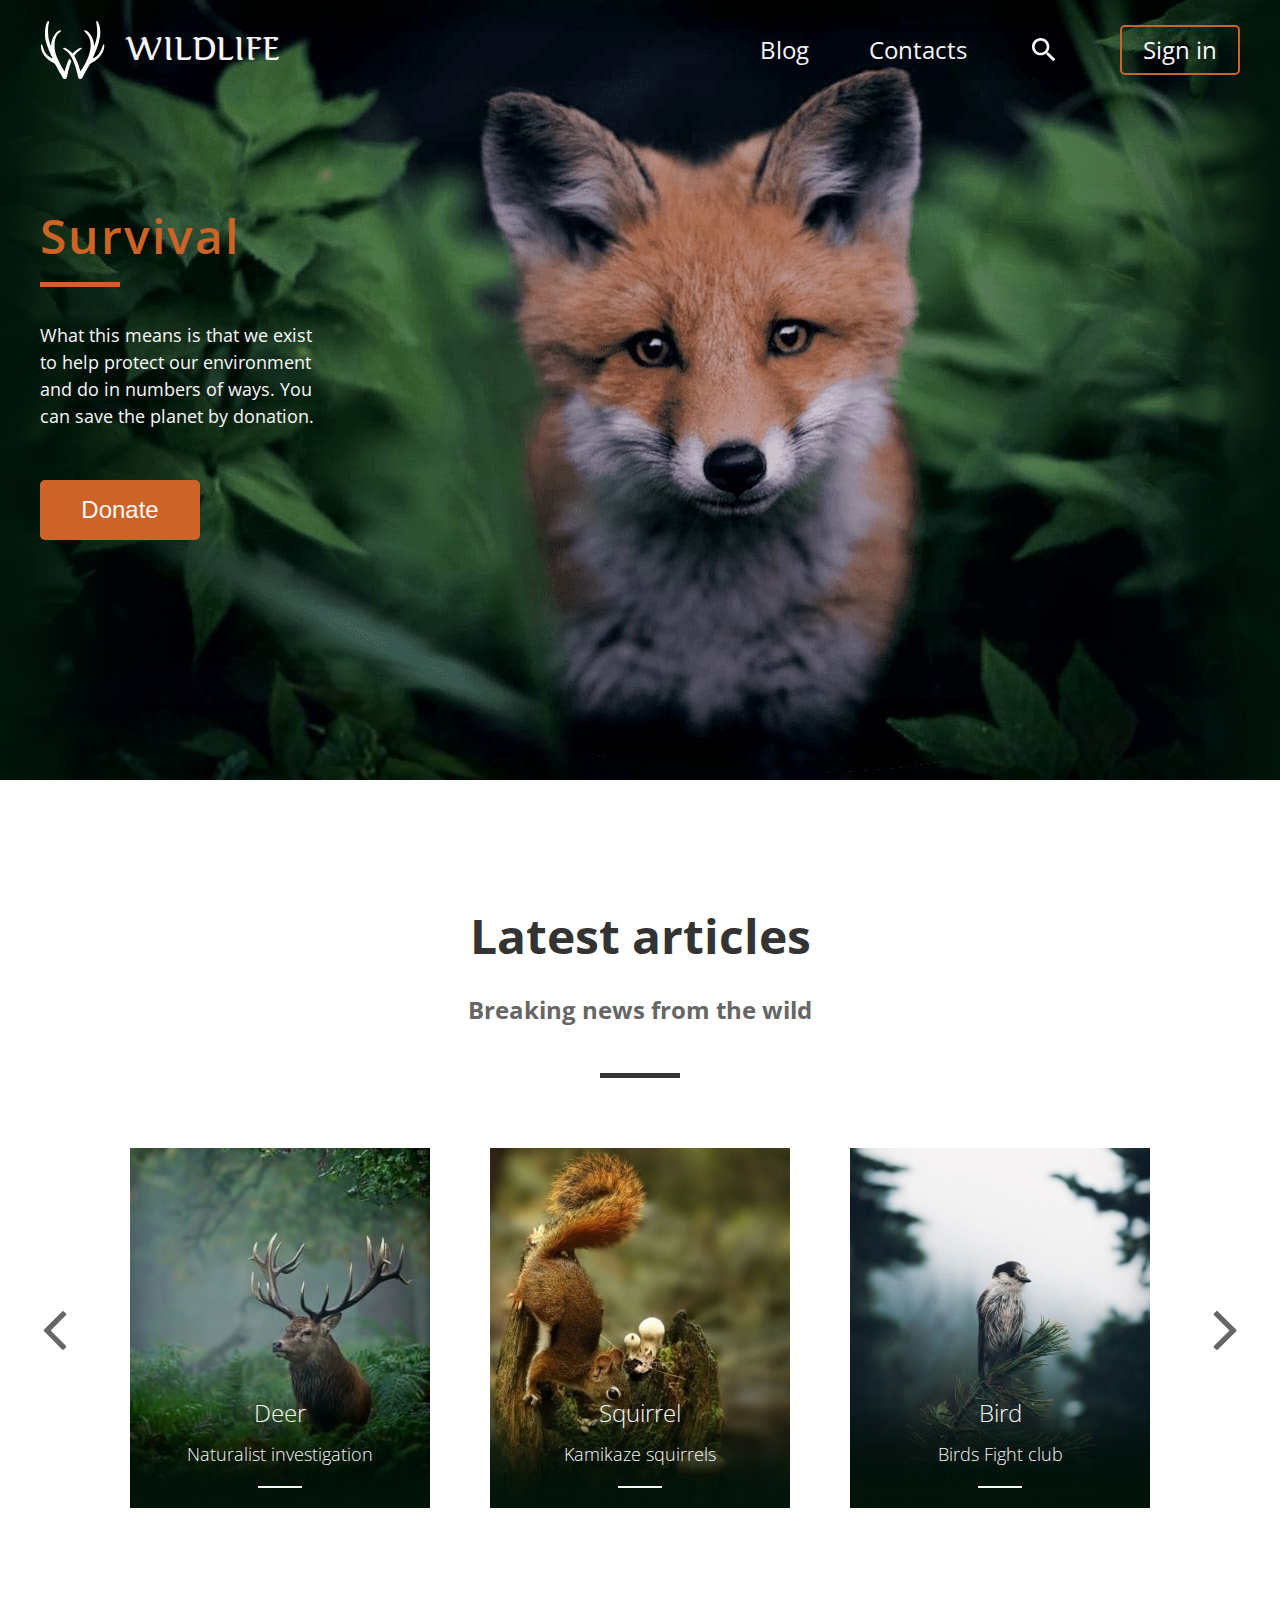
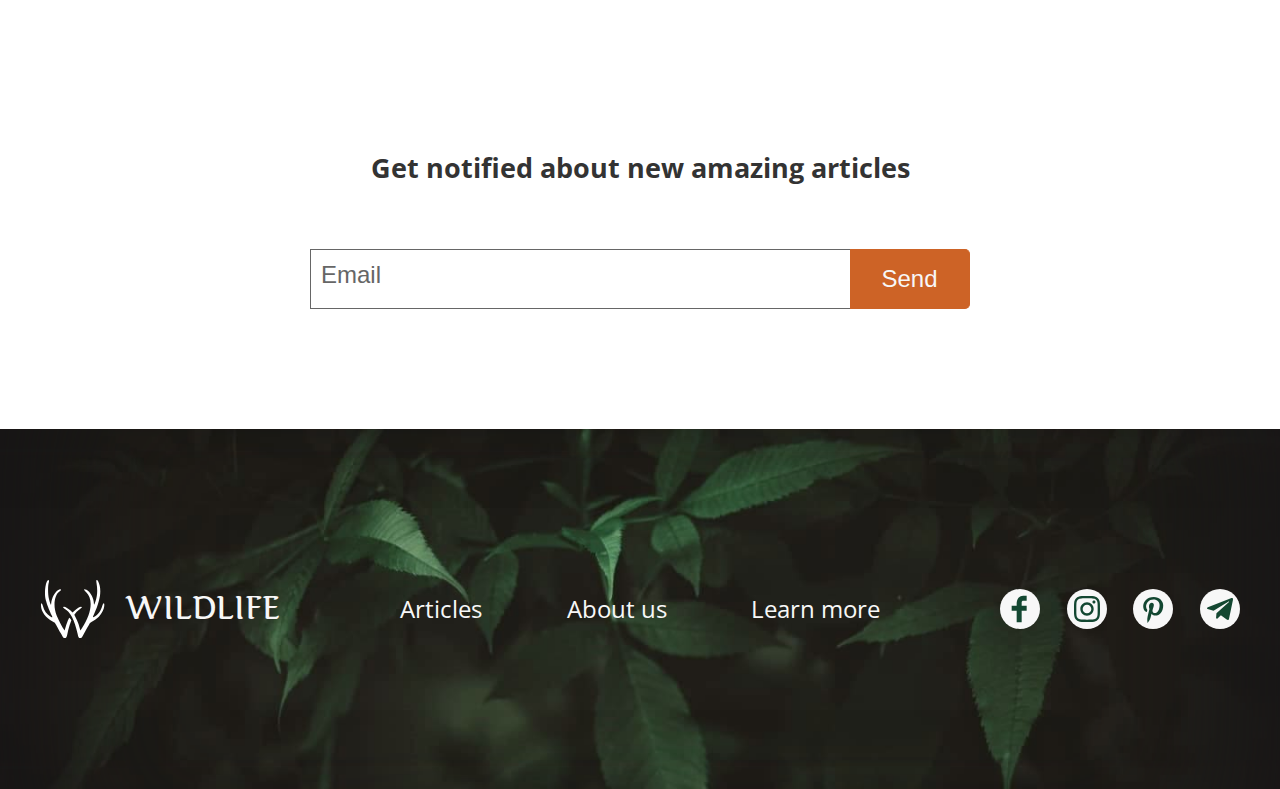
<file: 06-build-page/project-dist/index.html>
<!DOCTYPE html>
<html lang="en">
  <head>
    <meta charset="UTF-8" />
    <meta name="viewport" content="width=device-width, initial-scale=1.0"/>
    <link
      href="https://fonts.googleapis.com/css2?family=Open+Sans:wght@100;300;400;600&display=swap"
      rel="stylesheet"
    />
    <link rel="stylesheet" href="style.css"/>
    <title>wildlife</title>
  </head>
<body>
    <header class="header">
  <div class="container">
    <div class="inner-container">
      <nav class="main-nav">
        <div class="logo">
          <div class="logo-icon"></div>
          <h1>wildlife</h1>
        </div>
        <ul class="nav-list">
          <li class="list-item"><a href="#">Blog</a></li>
          <li class="list-item"><a href="#">Contacts</a></li>
          <li class="list-item search"><a href="#"></a></li>
          <li class="list-item login"><a href="#">Sign in</a></li>
        </ul>
      </nav>
      <div class="header-promo">
        <h2 class="header-title">Survival</h2>
        <p class="header-text">
          What this means is that we exist to help protect our environment
          and do in numbers of ways. You can save the planet by donation.
        </p>
        <button class="header-button">Donate</button>
      </div>
    </div>
  </div>
</header>
    <main class="main">
      <div class="container">
  <div class="inner-container">
    <h2 class="main-title">Latest articles</h2>
    <h3 class="main-subtitle">Breaking news from the wild</h3>
    <div class="slider">
      <a class="arrow arrow-left"></a>
      <div class="item item1">
        <a href="#">
          <h2 class="item-title">Deer</h2>
          <h3 class="item-subtitle">Naturalist investigation</h3>
        </a>
      </div>
      <div class="item item2">
        <a href="#">
          <h2 class="item-title">Squirrel</h2>
          <h3 class="item-subtitle">Kamikaze squirrels</h3>
        </a>
      </div>
      <div class="item item3">
        <a href="#">
          <h2 class="item-title">Bird</h2>
          <h3 class="item-subtitle">Birds Fight club</h3>
        </a>
      </div>
      <a class="arrow arrow-right"></a>
    </div>
    <div class="mail">
      <h2 class="mail-title">Get notified about new amazing articles</h2>
      <form action="#" method="post" class="mail-form">
        <input
          type="text"
          class="mail-input"
          placeholder="Email"
          required
          autofocus
        />
        <input type="submit" class="mail-button" value="Send"/>
      </form>
    </div>
  </div>
</div>
    </main>
    <footer class="footer">
  <div class="container">
    <div class="inner-container footer-inner-container">
      <div class="logo">
        <div class="logo-icon"></div>
        <h2>wildlife</h2>
      </div>
      <ul class="nav-list">
        <li class="list-item"><a href="#">Articles</a></li>
        <li class="list-item"><a href="#">About us</a></li>
        <li class="list-item"><a href="#">Learn more</a></li>
      </ul>
      <ul class="nav-list social-list">
        <li class="list-item social-item fb"><a href="#"></a></li>
        <li class="list-item social-item instagramm"><a href="#"></a></li>
        <li class="list-item social-item pinterest"><a href="#"></a></li>
        <li class="list-item social-item telegram"><a href="#"></a></li>
      </ul>
    </div>
  </div>
</footer>
</body>
</html>
</file>
<file: 06-build-page/project-dist/style.css>
@font-face {
  font-family: 'Karolina';
  src: url('assets/fonts/Karolina-Regular.woff2') format('woff2');
  font-weight: normal;
  font-style: normal;
}

* {
  box-sizing: border-box;
}

body {
  margin: 0;
  padding: 0;
  font-family: 'Open Sans', sans-serif;
  font-size: 18px;
  line-height: 1.5;
}

.inner-container {
  max-width: 1200px;
  margin: 0 auto;
}

header {
  background-color: #02160b;
}

header .container {
  min-height: 780px;
  background-image: url('assets/img/header.jpg');
  background-size: cover;
  padding-top: 20px;
  box-shadow: -150px 0 150px -100px #02160b inset, 150px 0 150px -100px #02160b inset, -100px 0 100px -90px #02160b inset, 100px 0 100px -90px #02160b inset, -50px 0 50px -40px #02160b inset, 50px 0 50px -40px #02160b inset;
}

.main-nav {
  display: flex;
  align-items: center;
  justify-content: space-between;
  margin-bottom: 120px;
}

.nav-list {
  display: flex;
  align-items: center;
  justify-content: space-between;
  width: 480px;
  padding: 0;
  margin: 0;
  height: 60px;
}

.list-item {
  padding: 0;
  margin: 0;
  list-style: none;
}

.list-item a {
  font-size: 24px;
  line-height: 60px;
  color: #f7f7f7;
  text-decoration: none;
  transition: .3s;
}

.list-item:hover a {
  color: #cd6326;
}

.logo {
  display: flex;
  align-items: center;
  justify-content: space-between;
  width: 240px;
  height: 60px;
}

.logo-icon {
  width: 70px;
  height: 60px;
  background-image: url('assets/svg/logo.svg');
  background-size: contain;
  background-position: left center;
  background-repeat: no-repeat;  
}

.logo h1,
.logo h2 {
  padding: 0;
  margin: 0;
  font-family: 'Karolina';
  font-size: 32px;
  color: #f7f7f7;
  line-height: 60px;
  text-transform: uppercase;
  font-weight: 300;
}

.search {
  width: 32px;
  height: 32px;
  background-image: url('assets/svg/search.svg');
  background-size: contain;
  background-position: center center;
  background-repeat: no-repeat;  
  cursor: pointer;
}

.login {
  width: 120px;
  height: 50px;
  border: 2px solid #cd6326;  
  border-radius: 5px;
  text-align: center;
  transition: .3s;
}

.login:hover {
  background-color: #cd6326;
  border-color: #cd6326;
}

.login:active {
  background-color: #8F5515;
  border-color: #8F5515;
}

.login a,
.login:hover a,
.login:active a {
  color: #f7f7f7;
  line-height: 46px;
}

.header-title {
  position: relative;
  font-size: 48px;
  font-weight: 600;
  color: #cd6326;
  letter-spacing: 2px;
  margin-bottom: 50px;
}

.header-title::after {
  content: '';
  position: absolute;
  left: 0;
  bottom: -15px;
  width: 80px;
  height: 5px;
  background-color: #cd6326;
}

.header-text {
  width: 280px;
  color: #f7f7f7;
  margin-bottom: 50px;
}

.header-button {
  width: 160px;
  height: 60px;
  color: #f7f7f7;
  background-color: #cd6326;
  border-radius: 5px;
  font-size: 24px;
  border: 0;
  outline: 0;
  cursor: pointer;
  transition: .3s;
}

.header-button:hover {
  background-color: #E4902D;
}

.header-button:active {
  background-color: #8F5515;
}
main .container {
  padding-top: 120px;
  padding-bottom: 120px;
}

.main-title {
  font-size: 48px;
  color: #333;
  text-align: center;
  margin: 0;
  padding: 0;
  margin-bottom: 20px;
}

.main-subtitle {
  position: relative;
  font-size: 24px;
  color: #666;
  text-align: center;
  margin: 0;
  margin-bottom: 120px;
  padding: 0;
}

.main-subtitle::after {
  content: '';
  position: absolute;
  left: 50%;
  margin-left: -40px;
  bottom: -50px;
  width: 80px;
  height: 5px;
  background-color: #333;
}

.slider {
  display: flex;
  align-items: center;
  justify-content: space-between;
  margin-bottom: 240px;
}

.item a {
  display: flex;
  align-items: center;
  justify-content: flex-end;
  flex-direction: column;
  width: 300px;
  height: 360px;
  background-size: cover;
  background-repeat: no-repeat;  
  text-decoration: none;
  box-shadow: 0 -150px 150px -120px #02160b inset, 0 -100px 100px -80px #02160b inset, 0 -50px 50px -40px #02160b inset;
}

.item1 {
  background-image: url('assets/img/item1.jpg');
}

.item2 {
  background-image: url('assets/img/item2.jpg');
}

.item3 {
  background-image: url('assets/img/item3.jpg');
}

.item-title {
  font-size: 24px;
  font-weight: 300;
  color: #f7f7f7;
  text-align: center;
  margin: 0;
  padding: 0;
  margin-bottom: 10px;
}

.item-subtitle {
  position: relative;
  font-size: 18px;
  font-weight: 100;
  color: #f7f7f7;
  text-align: center;
  margin: 0;
  margin-bottom: 40px;
  padding: 0;
}

.item-subtitle::after {
  content: '';
  position: absolute;
  left: 50%;
  margin-left: -22px;
  bottom: -20px;
  width: 44px;
  height: 2px;
  background-color: #f7f7f7;
}

.arrow {
  width: 30px;
  height: 70px;
  background-size: contain;
  background-position: center center;
  background-repeat: no-repeat;
  cursor: pointer;
}

.arrow-left {
  background-image: url('assets/svg/arrow-left.svg');
}

.arrow-right {
  background-image: url('assets/svg/arrow-right.svg');
}

.mail-form {
  display: flex;
  height: 60px;
  justify-content: center;
}

.mail-title {
  padding: 0;
  margin: 0;
  margin-bottom: 60px;
  text-align: center;
  color: #333;
}

.mail-input {
  box-sizing: border-box;
  width: 540px;
  height: 60px;
  padding: 10px;
  background-color:transparent;
  border: 1px solid #666;
  border-right: 0;
  outline: 0;
}

.mail-input::placeholder {
  font-size: 24px;
  line-height: 58px;
  color: #666;
}

.mail-button {
  width: 120px;
  height: 60px;
  color: #f7f7f7;
  background-color: #cd6326;  
  font-size: 24px;
  border: 1px solid #cd6326;
  border-radius: 0 5px 5px 0;
  border-left: 0;
  cursor: pointer;
  transition: .3s;
}

.mail-button:hover {
  background-color: #E4902D;
  border-color: #E4902D;
  outline: 0;
}

.mail-button:active {
  background-color: #8F5515;
  border-color: #8F5515;
  outline: 0;
}
footer {
  background-color: #181617;
}

footer .container {
  background-image: url('assets/img/footer.jpg');
  background-size: cover;
  box-shadow: -150px 0 150px -100px #181617 inset, 150px 0 150px -100px #181617 inset;
}

.footer-inner-container {
  display: flex;
  align-items: center;
  justify-content: space-between;  
  min-height: 360px;
}

.social-list {
  width: 240px;
  display: flex;
  justify-content: space-between;
  align-items: center;
}

.social-item {
  width: 40px;
  height: 40px;
  border-radius: 20px;
}

.social-item a {
  display: block;
  width: 40px;
  height: 40px;
  border-radius: 20px;
  background-color: #f7f7f7;
  background-size: contain;
  background-position: center center;
  background-repeat: no-repeat;
}

.fb a {
  background-image: url('assets/svg/facebook.svg');
}

.instagramm a {
  background-image: url('assets/svg/instagram.svg');
  background-size: 26px;
}

.pinterest a {
  background-image: url('assets/svg/pinterest.svg');
}

.telegram a {
  background-image: url('assets/svg/telegram.svg');
  background-size: 26px;
}
</file>
